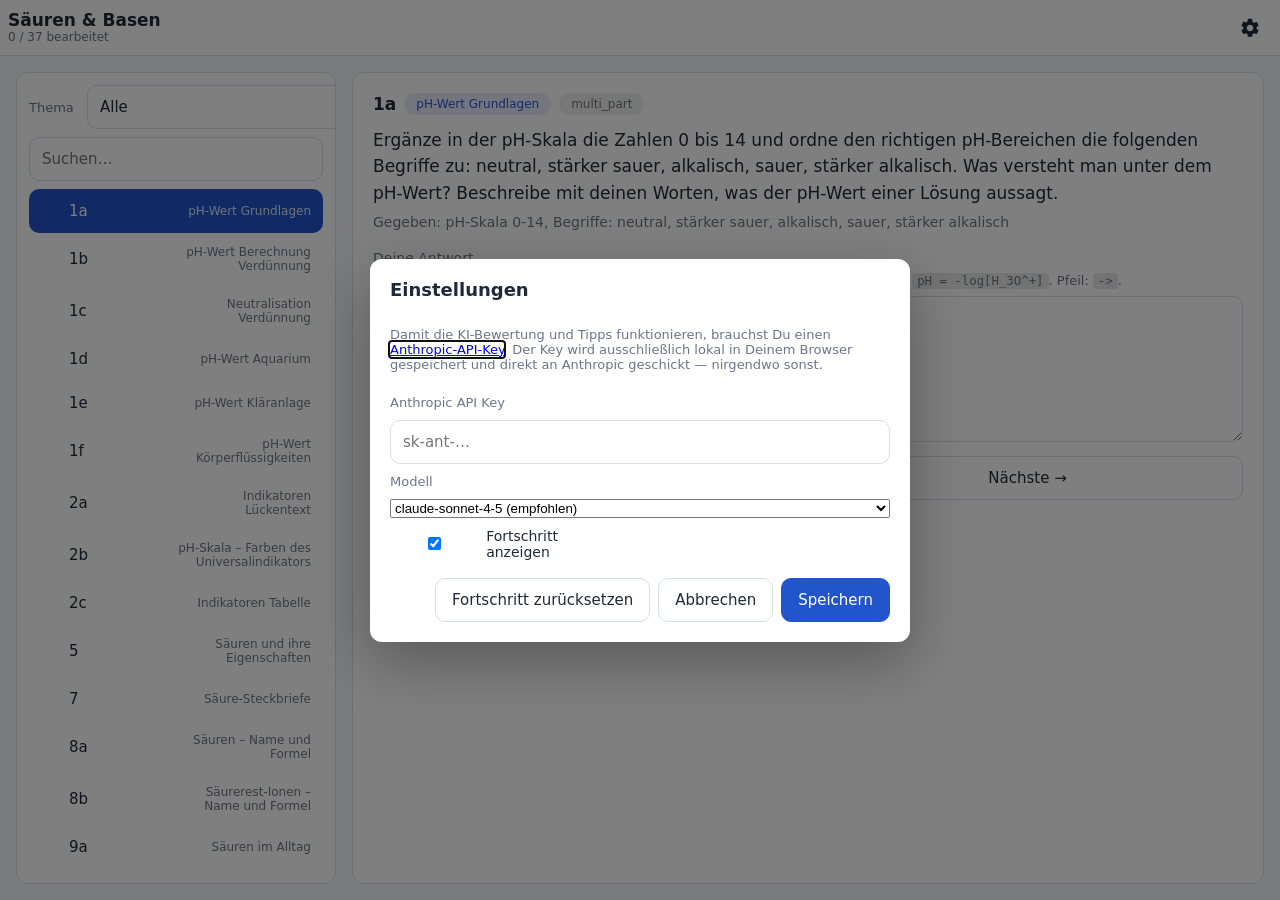
<file: docs/index.html>
<!doctype html>
<html lang="de">
<head>
  <meta charset="utf-8" />
  <meta name="viewport" content="width=device-width, initial-scale=1, viewport-fit=cover" />
  <meta name="theme-color" content="#2255cc" />
  <meta name="apple-mobile-web-app-capable" content="yes" />
  <meta name="apple-mobile-web-app-status-bar-style" content="default" />
  <meta name="apple-mobile-web-app-title" content="Säuren &amp; Basen" />
  <link rel="apple-touch-icon" href="./icon.svg" />
  <link rel="icon" href="./icon.svg" type="image/svg+xml" />
  <link rel="manifest" href="./manifest.webmanifest" />
  <title>Säuren &amp; Basen – Lernen</title>
  <link rel="stylesheet" href="./style.css" />
</head>
<body>
  <header class="app-header">
    <button id="btn-menu" class="icon-btn" aria-label="Aufgabenliste öffnen" aria-expanded="false">
      <svg viewBox="0 0 24 24" width="24" height="24" aria-hidden="true"><path fill="currentColor" d="M3 6h18v2H3zM3 11h18v2H3zM3 16h18v2H3z"/></svg>
    </button>
    <div class="header-titles">
      <h1>Säuren &amp; Basen</h1>
      <div class="progress muted" id="progress-text">–</div>
    </div>
    <button id="btn-prev" class="icon-btn" aria-label="Vorherige Aufgabe">
      <svg viewBox="0 0 24 24" width="24" height="24" aria-hidden="true"><path fill="currentColor" d="M15.41 16.59 10.83 12l4.58-4.59L14 6l-6 6 6 6z"/></svg>
    </button>
    <button id="btn-next-top" class="icon-btn" aria-label="Nächste Aufgabe">
      <svg viewBox="0 0 24 24" width="24" height="24" aria-hidden="true"><path fill="currentColor" d="m8.59 16.59 4.58-4.59-4.58-4.59L10 6l6 6-6 6z"/></svg>
    </button>
    <button id="btn-settings" class="icon-btn" aria-label="Einstellungen">
      <svg viewBox="0 0 24 24" width="22" height="22" aria-hidden="true"><path fill="currentColor" d="M19.14 12.94c.04-.31.06-.62.06-.94 0-.32-.02-.64-.07-.94l2.03-1.58a.49.49 0 0 0 .12-.61l-1.92-3.32a.488.488 0 0 0-.59-.22l-2.39.96c-.5-.38-1.03-.7-1.62-.94l-.36-2.54A.484.484 0 0 0 13.91 2h-3.84c-.24 0-.43.17-.47.41l-.36 2.54c-.59.24-1.13.57-1.62.94l-2.39-.96c-.22-.08-.47 0-.59.22L2.74 8.87c-.12.21-.08.47.12.61l2.03 1.58c-.05.3-.09.63-.09.94 0 .31.02.64.07.94l-2.03 1.58a.49.49 0 0 0-.12.61l1.92 3.32c.12.22.37.29.59.22l2.39-.96c.5.38 1.03.7 1.62.94l.36 2.54c.05.24.24.41.48.41h3.84c.24 0 .44-.17.47-.41l.36-2.54c.59-.24 1.13-.56 1.62-.94l2.39.96c.22.08.47 0 .59-.22l1.92-3.32c.12-.22.07-.47-.12-.61l-2.01-1.58zM12 15.6c-1.98 0-3.6-1.62-3.6-3.6s1.62-3.6 3.6-3.6 3.6 1.62 3.6 3.6-1.62 3.6-3.6 3.6z"/></svg>
    </button>
  </header>

  <div id="backdrop" hidden></div>

  <main class="app-main">
    <aside id="sidebar" aria-label="Aufgabenliste">
      <div class="sidebar-header">
        <h2>Aufgaben</h2>
        <button id="btn-close-sidebar" class="icon-btn small" aria-label="Liste schließen">
          <svg viewBox="0 0 24 24" width="20" height="20" aria-hidden="true"><path fill="currentColor" d="M19 6.41 17.59 5 12 10.59 6.41 5 5 6.41 10.59 12 5 17.59 6.41 19 12 13.41 17.59 19 19 17.59 13.41 12z"/></svg>
        </button>
      </div>
      <div class="filter">
        <label for="topic-filter">Thema</label>
        <select id="topic-filter"><option value="">Alle</option></select>
      </div>
      <div class="filter">
        <input type="search" id="search" placeholder="Suchen…" autocomplete="off" />
      </div>
      <ol id="task-list" role="list"></ol>
    </aside>

    <section id="task-view">
      <div id="task-empty" class="muted center">Lade Aufgaben…</div>
      <article id="task-card" hidden>
        <div class="task-meta">
          <span id="task-number" class="task-number"></span>
          <span class="badge" id="task-topic"></span>
          <span class="badge subtle" id="task-type"></span>
        </div>
        <div id="task-question" class="task-question"></div>
        <div id="task-given" class="task-given"></div>

        <div id="interactive-area" hidden></div>

        <form class="answer-area" onsubmit="return false;">
          <label for="answer">Deine Antwort</label>
          <div class="hint-note muted small">
            Formeln einfach mit <code>_</code> und <code>^</code> schreiben, z.&nbsp;B. <code>H_3O^+</code>, <code>Ca^2+</code>, <code>H_2SO_4</code>, <code>K_a</code>, <code>pH = -log[H_3O^+]</code>. Pfeil: <code>-&gt;</code>.
          </div>
          <textarea id="answer" rows="5" autocomplete="off" autocorrect="on" spellcheck="true"
                    placeholder="Schreibe Deine Lösung. Formeln einfach: H_3O^+, Ca^2+, K_a"></textarea>
          <div class="actions primary-row">
            <button id="btn-evaluate" class="primary" type="submit">Prüfen</button>
            <button id="btn-next" type="button">Nächste →</button>
          </div>
          <div class="actions secondary-row">
            <button id="btn-hint1" type="button">Tipp 1</button>
            <button id="btn-hint2" type="button">Tipp 2</button>
            <button id="btn-hint3" type="button">Tipp 3</button>
            <button id="btn-solution" class="ghost danger" type="button">Musterlösung</button>
          </div>
        </form>

        <div id="feedback" class="feedback" hidden></div>
        <div id="hint-box" class="hint" hidden></div>
        <div id="solution-box" class="solution" hidden></div>
      </article>
    </section>
  </main>

  <!-- Einstellungen / API-Key-Dialog -->
  <dialog id="settings-dialog">
    <form method="dialog" class="settings">
      <h2>Einstellungen</h2>
      <p class="muted small">
        Damit die KI-Bewertung und Tipps funktionieren, brauchst Du einen <a href="https://console.anthropic.com/" target="_blank" rel="noopener">Anthropic-API-Key</a>.
        Der Key wird ausschließlich lokal in Deinem Browser gespeichert und direkt an Anthropic geschickt — nirgendwo sonst.
      </p>
      <label for="api-key">Anthropic API Key</label>
      <input type="password" id="api-key" placeholder="sk-ant-…" autocomplete="off" />

      <label for="model">Modell</label>
      <select id="model">
        <option value="claude-sonnet-4-5">claude-sonnet-4-5 (empfohlen)</option>
        <option value="claude-opus-4-5">claude-opus-4-5 (genauer, teurer)</option>
        <option value="claude-haiku-4-5">claude-haiku-4-5 (schneller, günstiger)</option>
      </select>

      <div class="settings-row">
        <label><input type="checkbox" id="show-progress" /> Fortschritt anzeigen</label>
      </div>

      <div class="dialog-actions">
        <button type="button" id="btn-clear-progress" class="ghost">Fortschritt zurücksetzen</button>
        <button type="button" id="btn-cancel-settings">Abbrechen</button>
        <button type="button" id="btn-save-settings" class="primary">Speichern</button>
      </div>
    </form>
  </dialog>

  <script src="./app.js"></script>
</body>
</html>
</file>
<file: docs/style.css>
:root {
  --bg: #f5f7fb;
  --panel: #ffffff;
  --border: #d8dde6;
  --text: #1e2a3a;
  --muted: #6b7689;
  --accent: #2255cc;
  --accent-fg: #ffffff;
  --good: #1f7a3a;
  --good-bg: #e3f5e8;
  --warn: #8a6b00;
  --warn-bg: #fdf3cf;
  --bad: #a32020;
  --bad-bg: #fbe1e1;
  --hint-bg: #eef4ff;

  --header-h: 56px;
  --safe-top: env(safe-area-inset-top, 0px);
  --safe-bottom: env(safe-area-inset-bottom, 0px);
  --safe-left: env(safe-area-inset-left, 0px);
  --safe-right: env(safe-area-inset-right, 0px);

  --radius: 12px;
  --tap-min: 44px;
}

@media (prefers-color-scheme: dark) {
  :root {
    --bg: #131720;
    --panel: #1c2230;
    --border: #2c3445;
    --text: #e4e8f0;
    --muted: #8a94a8;
    --accent: #6a8dff;
    --accent-fg: #0c1020;
    --good: #6ce29a;
    --good-bg: #1d3a28;
    --warn: #ffd76b;
    --warn-bg: #3b3018;
    --bad: #ff8a8a;
    --bad-bg: #3a1f1f;
    --hint-bg: #1f2840;
  }
}

* { box-sizing: border-box; -webkit-tap-highlight-color: transparent; }
html { -webkit-text-size-adjust: 100%; }
html, body {
  margin: 0;
  padding: 0;
  font-family: system-ui, -apple-system, "Segoe UI", Roboto, "Helvetica Neue", sans-serif;
  font-size: 16px;
  color: var(--text);
  background: var(--bg);
  min-height: 100vh;
  min-height: 100dvh;
  overscroll-behavior-y: contain;
}

/* ------------------- Header ------------------- */
.app-header {
  position: sticky; top: 0; z-index: 30;
  display: flex; align-items: center; gap: 4px;
  height: calc(var(--header-h) + var(--safe-top));
  padding: var(--safe-top) calc(8px + var(--safe-right)) 0 calc(8px + var(--safe-left));
  background: var(--panel);
  border-bottom: 1px solid var(--border);
}
.app-header h1 { font-size: 17px; margin: 0; font-weight: 600; line-height: 1.1; }
.header-titles { flex: 1; min-width: 0; }
.header-titles .progress { font-size: 12px; }
.icon-btn {
  background: transparent; border: none; color: var(--text);
  min-width: var(--tap-min); min-height: var(--tap-min);
  display: inline-flex; align-items: center; justify-content: center;
  border-radius: 10px; cursor: pointer; padding: 0;
  touch-action: manipulation;
}
.icon-btn:active { background: rgba(127,127,127,0.15); }
.icon-btn.small { min-width: 36px; min-height: 36px; }

/* ------------------- Layout ------------------- */
.app-main {
  display: grid;
  grid-template-columns: minmax(260px, 320px) 1fr;
  gap: 16px;
  padding: 16px;
  padding-left: calc(16px + var(--safe-left));
  padding-right: calc(16px + var(--safe-right));
  padding-bottom: calc(16px + var(--safe-bottom));
  max-width: 1400px;
  margin: 0 auto;
}

#sidebar {
  background: var(--panel);
  border: 1px solid var(--border);
  border-radius: var(--radius);
  padding: 12px;
  height: calc(100dvh - var(--header-h) - var(--safe-top) - 32px - var(--safe-bottom));
  overflow: auto;
  position: sticky;
  top: calc(var(--header-h) + var(--safe-top) + 16px);
  -webkit-overflow-scrolling: touch;
}
.sidebar-header { display: none; }
.sidebar-header h2 { margin: 0; font-size: 16px; }

.filter { display: flex; gap: 8px; align-items: center; margin-bottom: 8px; }
.filter label { font-size: 13px; color: var(--muted); min-width: 50px; }
.filter select, .filter input[type="search"], input[type="password"], input[type="text"] {
  flex: 1; padding: 10px 12px;
  border: 1px solid var(--border); border-radius: 10px;
  background: var(--panel); color: var(--text);
  font: inherit; font-size: 15px;
  min-height: var(--tap-min);
  -webkit-appearance: none;
}

#task-list { list-style: none; padding: 0; margin: 8px 0 0; }
#task-list li {
  padding: 12px 12px; border-radius: 10px;
  cursor: pointer; font-size: 15px;
  display: flex; align-items: center; gap: 10px;
  min-height: var(--tap-min);
  user-select: none;
}
#task-list li:active { background: rgba(127,127,127,0.12); }
#task-list li.active { background: var(--accent); color: var(--accent-fg); }
#task-list li.done::before {
  content: "\2713";
  color: var(--good); font-weight: bold;
  width: 18px; display: inline-block; text-align: center;
}
#task-list li:not(.done)::before {
  content: ""; width: 18px; display: inline-block;
}
#task-list li.active.done::before { color: #d8ffd8; }
#task-list li .mini-topic { font-size: 12px; color: var(--muted); margin-left: auto; text-align: right; max-width: 50%; }
#task-list li.active .mini-topic { color: rgba(255,255,255,0.85); }

/* ------------------- Task View ------------------- */
#task-view {
  background: var(--panel);
  border: 1px solid var(--border);
  border-radius: var(--radius);
  padding: 20px;
  min-height: 60vh;
}
.task-meta { display: flex; gap: 8px; align-items: center; margin-bottom: 12px; flex-wrap: wrap; }
.task-number { font-weight: 700; font-size: 17px; }
.badge { background: rgba(34,85,204,0.1); color: var(--accent); border-radius: 999px; padding: 4px 12px; font-size: 12px; font-weight: 500; }
.badge.subtle { background: rgba(127,127,127,0.12); color: var(--muted); }
.task-question { font-size: 17px; line-height: 1.55; white-space: pre-wrap; word-wrap: break-word; }
.task-question ol { padding-left: 24px; white-space: normal; }
.task-given { margin-top: 8px; color: var(--muted); font-size: 14px; white-space: pre-wrap; }

.answer-area { margin-top: 20px; }
.answer-area label { display: block; font-size: 14px; color: var(--muted); margin-bottom: 6px; }
/* Bei interaktiven Aufgaben (Tabelle, Karten, ...) Texteingabe + Tipp-Note + "Prüfen" ausblenden */
.answer-area.with-interactive label[for="answer"],
.answer-area.with-interactive .hint-note,
.answer-area.with-interactive #answer,
.answer-area.with-interactive #btn-evaluate { display: none; }
.answer-area.with-interactive .actions.primary-row { margin-top: 0; }
textarea {
  width: 100%; padding: 12px;
  border: 1px solid var(--border); border-radius: 10px;
  background: var(--panel); color: var(--text);
  font: inherit; font-size: 16px;
  line-height: 1.5; resize: vertical;
  min-height: 120px;
  -webkit-appearance: none;
}
textarea:focus, input:focus, select:focus { outline: 2px solid var(--accent); outline-offset: -2px; border-color: var(--accent); }

.actions { margin-top: 10px; display: flex; gap: 8px; flex-wrap: wrap; }
.actions.primary-row button { flex: 1; min-width: 0; }
.actions.secondary-row { margin-top: 8px; }

button {
  padding: 12px 16px;
  border-radius: 10px;
  border: 1px solid var(--border);
  background: var(--panel);
  color: var(--text);
  cursor: pointer;
  font: inherit; font-size: 15px; font-weight: 500;
  min-height: var(--tap-min);
  -webkit-appearance: none;
  touch-action: manipulation;
  transition: background 0.15s;
}
button:active:not(:disabled) { transform: scale(0.98); }
@media (hover: hover) {
  button:hover:not(:disabled) { background: rgba(127,127,127,0.08); }
  button.primary:hover:not(:disabled) { background: #1a47b0; }
  button.danger:hover:not(:disabled) { background: var(--bad-bg); }
  #task-list li:hover { background: rgba(127,127,127,0.08); }
}
button:disabled { opacity: 0.45; cursor: not-allowed; }
button.primary {
  background: var(--accent); color: var(--accent-fg); border-color: var(--accent);
}
button.danger { color: var(--bad); border-color: var(--bad); }
button.ghost { background: transparent; }

/* ------------------- Feedback / Hint / Solution ------------------- */
.feedback, .hint, .solution { margin-top: 14px; padding: 14px; border-radius: var(--radius); border: 1px solid var(--border); line-height: 1.5; }
.feedback.correct { background: var(--good-bg); border-color: rgba(31,122,58,0.4); }
.feedback.partial { background: var(--warn-bg); border-color: rgba(138,107,0,0.4); }
.feedback.incorrect { background: var(--bad-bg); border-color: rgba(163,32,32,0.4); }
.feedback .score { font-weight: 700; margin-bottom: 6px; font-size: 16px; }
.feedback ul, .solution ul { margin: 6px 0 0 22px; padding: 0; }
.feedback .points-correct li::marker { color: var(--good); content: "\2713  "; }
.feedback .points-missing li::marker { color: var(--bad); content: "\2715  "; }

.hint { background: var(--hint-bg); border-style: dashed; border-color: var(--accent); }
.hint .level { font-size: 12px; color: var(--accent); font-weight: 700; margin-bottom: 4px; letter-spacing: 0.5px; text-transform: uppercase; }

.solution { background: var(--warn-bg); border-color: rgba(138,107,0,0.4); }
.solution h3 { margin: 0 0 8px; font-size: 15px; }
.solution > div { white-space: pre-wrap; }
.solution .final { margin-top: 8px; font-weight: 700; }

.muted { color: var(--muted); }
.small { font-size: 13px; }
.center { text-align: center; padding: 40px 16px; }

/* Hinweis ueber dem Antwortfeld */
.hint-note { margin: 0 0 6px; line-height: 1.4; }
.hint-note code {
  background: rgba(127,127,127,0.18); padding: 1px 5px; border-radius: 4px;
  font-size: 0.95em; white-space: nowrap;
}

/* Lesbare Sub-/Superscripts in der Chemie-Anzeige */
.task-question sub, .task-question sup,
.feedback sub, .feedback sup,
.hint sub, .hint sup,
.solution sub, .solution sup,
.task-given sub, .task-given sup,
.interactive sub, .interactive sup {
  font-size: 0.78em; line-height: 0;
}

/* ---- Interaktive Karten-Aufgaben (drag/tap) ---- */
.interactive {
  margin: 14px 0 8px;
  padding: 12px;
  border: 1px solid var(--border);
  border-radius: var(--radius);
  background: var(--panel);
}
.interactive-intro { margin: 0 0 10px; line-height: 1.4; }

.match-slots {
  list-style: none; padding: 0; margin: 0 0 12px;
  display: flex; flex-direction: column; gap: 8px;
}
.match-row {
  display: grid;
  grid-template-columns: minmax(110px, max-content) 1fr;
  gap: 12px; align-items: center;
}
.match-row.multi {
  grid-template-columns:
    minmax(90px, max-content)
    repeat(var(--match-cols, 2), minmax(180px, 1fr));
  align-items: stretch;
}
.match-label { font-weight: 600; align-self: center; }
.slot {
  min-height: 44px;
  padding: 4px 6px;
  border: 2px dashed var(--border);
  border-radius: 10px;
  background: rgba(127,127,127,0.06);
  display: flex; align-items: center;
  transition: background-color 0.15s, border-color 0.15s;
}
.slot:focus-visible { outline: 3px solid var(--accent); outline-offset: 2px; }
.slot.ok  { border-style: solid; border-color: var(--good); background: var(--good-bg); }
.slot.bad { border-style: solid; border-color: var(--bad);  background: var(--bad-bg); }

.card-pool {
  display: flex; flex-wrap: wrap; gap: 8px;
  padding: 8px;
  border: 1px solid var(--border);
  border-radius: 10px;
  background: rgba(127,127,127,0.04);
  min-height: 48px;
}

.card {
  display: inline-flex; align-items: center; justify-content: center;
  min-height: var(--tap-min); min-width: 44px;
  padding: 6px 14px;
  border: 0;
  border-radius: 999px;
  background: var(--accent); color: var(--accent-fg);
  font: inherit; font-weight: 600; font-size: 15px;
  cursor: grab;
  box-shadow: 0 1px 3px rgba(0,0,0,0.18);
  transition: transform 0.08s, box-shadow 0.15s, outline-color 0.15s, opacity 0.15s;
  white-space: nowrap;
  touch-action: none;          /* erlaubt Pointer-Drag auf Touch-Geraeten */
  -webkit-user-select: none;
  user-select: none;
}
.card:hover { transform: translateY(-1px); }
.card:active { transform: translateY(0); cursor: grabbing; }
.card.selected {
  outline: 3px solid var(--warn);
  outline-offset: 2px;
  box-shadow: 0 2px 8px rgba(0,0,0,0.22);
}
.card.dragging {
  opacity: 0.35;
}
.drag-ghost {
  cursor: grabbing;
  box-shadow: 0 8px 24px rgba(0,0,0,0.32);
  transform-origin: center;
  will-change: transform;
}
.slot.drop-hover,
.bin-drop.drop-hover,
.inline-slot.drop-hover {
  border-style: solid;
  border-color: var(--accent);
  background: rgba(80,120,255,0.12);
}
.card-pool.drop-hover {
  border-color: var(--accent);
  background: rgba(80,120,255,0.08);
}
.slot .card { margin: 0; }

.interactive-actions {
  display: flex; gap: 8px; margin-top: 10px; flex-wrap: wrap;
}
.interactive-result {
  margin-top: 10px; padding: 8px 12px;
  border-radius: 8px; font-weight: 600;
}
.interactive-result.ok      { background: var(--good-bg); color: var(--good); }
.interactive-result.partial { background: var(--warn-bg); color: var(--warn); }

@media (max-width: 520px) {
  .match-row { grid-template-columns: 1fr; gap: 4px; }
  .match-row.multi { grid-template-columns: 1fr; }
  .match-label { font-size: 14px; }
}

/* ---- Mehrere Karten-Pools (z.B. Aufgabe 5) ---- */
.card-pool-section { margin-top: 12px; }
.card-pool-section + .card-pool-section { margin-top: 8px; }
.card-pool-label { margin-bottom: 4px; font-weight: 600; }

/* ---- Lange Karten-Texte (mehrere Zeilen erlaubt) ---- */
.card.long {
  white-space: normal;
  max-width: 320px;
  border-radius: 14px;
  padding: 8px 12px;
  text-align: left;
  line-height: 1.3;
  font-size: 14px;
}
.slot .card.long, .bin-drop .card.long, .inline-slot .card.long {
  max-width: 100%;
}

/* ---- Cloze (L\u00fcckentext mit Inline-Slots) ---- */
.cloze-text {
  line-height: 2.2;
  font-size: 16px;
  margin-bottom: 12px;
}
.cloze-text .inline-slot {
  display: inline-flex;
  align-items: center;
  justify-content: center;
  min-width: 96px;
  min-height: 32px;
  margin: 2px 4px;
  padding: 2px 8px;
  border: 2px dashed var(--border);
  border-radius: 8px;
  background: rgba(127,127,127,0.06);
  vertical-align: middle;
}
.cloze-text .inline-slot.ok  { border-style: solid; border-color: var(--good); background: var(--good-bg); }
.cloze-text .inline-slot.bad { border-style: solid; border-color: var(--bad);  background: var(--bad-bg); }
.cloze-text .inline-slot .card { font-size: 14px; padding: 3px 10px; min-height: 30px; }

/* ---- Cloze-Cards (mehrere Lueckentext-Sektionen mit Ueberschrift) ---- */
.cloze-section {
  margin: 12px 0 16px;
  padding: 10px 12px;
  border: 1px solid var(--border);
  border-radius: 10px;
  background: rgba(127,127,127,0.04);
}
.cloze-section + .cloze-section { margin-top: 12px; }
.cloze-section-title {
  margin: 0 0 6px;
  font-size: 16px;
  font-weight: 700;
  color: var(--accent);
}
.cloze-section .cloze-text { margin-bottom: 0; }

/* ---- Quiz (Single-Choice pro Frage) ---- */
.quiz-question {
  padding: 10px 12px;
  border: 1px solid var(--border);
  border-radius: 10px;
  background: rgba(127,127,127,0.04);
  margin-bottom: 12px;
}
.quiz-stem { font-weight: 600; margin-bottom: 8px; line-height: 1.4; }
.quiz-options { display: flex; flex-direction: column; gap: 6px; }
.quiz-option {
  display: flex;
  align-items: flex-start;
  gap: 10px;
  padding: 10px 12px;
  border: 1px solid var(--border);
  border-radius: 8px;
  cursor: pointer;
  background: var(--panel);
  line-height: 1.4;
}
.quiz-option:hover { background: rgba(127,127,127,0.06); }
.quiz-option input[type="radio"] { margin-top: 3px; flex-shrink: 0; }
.quiz-option-text { flex: 1; }
.quiz-option.ok  { border-color: var(--good); background: var(--good-bg); color: var(--good); }
.quiz-option.bad { border-color: var(--bad);  background: var(--bad-bg);  color: var(--bad); }

/* ---- Categorize (Karten in Kategorie-Boxen) ---- */
.categorize-bins {
  display: grid;
  grid-template-columns: repeat(auto-fit, minmax(220px, 1fr));
  gap: 10px;
  margin-bottom: 12px;
}
.bin {
  border: 1px solid var(--border);
  border-radius: 10px;
  background: rgba(127,127,127,0.04);
  padding: 8px;
  display: flex; flex-direction: column;
}
.bin-label {
  font-weight: 700;
  margin-bottom: 6px;
  padding-bottom: 4px;
  border-bottom: 1px solid var(--border);
}
.bin-drop {
  min-height: 64px;
  border: 2px dashed var(--border);
  border-radius: 8px;
  padding: 6px;
  display: flex;
  flex-wrap: wrap;
  gap: 6px;
  align-content: flex-start;
  background: var(--panel);
}
.bin-drop:focus-visible { outline: 3px solid var(--accent); outline-offset: 2px; }
.card.ok  { outline: 2px solid var(--good); box-shadow: 0 0 0 4px var(--good-bg); }
.card.bad { outline: 2px solid var(--bad);  box-shadow: 0 0 0 4px var(--bad-bg); }

/* ---- Table (Tabellen-Eingabe) ---- */
.table-scroll { overflow-x: auto; -webkit-overflow-scrolling: touch; }
.interactive-table {
  width: 100%;
  border-collapse: separate;
  border-spacing: 0;
  font-size: 15px;
  margin-bottom: 8px;
}
.interactive-table th,
.interactive-table td {
  border: 1px solid var(--border);
  padding: 4px;
  text-align: center;
  vertical-align: middle;
}
.interactive-table thead th { background: rgba(127,127,127,0.08); font-weight: 700; }
.interactive-table tbody th { background: rgba(127,127,127,0.04); font-weight: 700; min-width: 70px; }
.interactive-table td.cell-given {
  font-weight: 500;
  background: rgba(127,127,127,0.05);
  padding: 8px 10px;
}
.cell-input {
  width: 100%;
  min-width: 90px;
  padding: 8px;
  border: 1px solid var(--border);
  border-radius: 6px;
  background: var(--panel);
  color: var(--text);
  font: inherit; font-size: 15px;
  text-align: center;
}
.cell-input:focus { outline: 2px solid var(--accent); outline-offset: 1px; border-color: var(--accent); }
.cell-input.ok  { border-color: var(--good); background: var(--good-bg); color: var(--good); }
.cell-input.bad { border-color: var(--bad);  background: var(--bad-bg);  color: var(--bad); }
.spinner { display: inline-block; width: 14px; height: 14px; border: 2px solid rgba(127,127,127,0.35); border-top-color: var(--accent); border-radius: 50%; animation: spin 0.8s linear infinite; vertical-align: middle; margin-right: 8px; }
@keyframes spin { to { transform: rotate(360deg); } }

#backdrop {
  position: fixed; inset: 0; background: rgba(0,0,0,0.4); z-index: 40;
  animation: fadein 0.15s ease-out;
}
@keyframes fadein { from { opacity: 0; } to { opacity: 1; } }

.katex-display { overflow-x: auto; overflow-y: hidden; padding: 4px 0; }

/* ------------------- Settings Dialog ------------------- */
dialog {
  border: none; border-radius: var(--radius);
  background: var(--panel); color: var(--text);
  padding: 0; max-width: 540px; width: calc(100vw - 24px);
  box-shadow: 0 20px 60px rgba(0,0,0,0.3);
}
dialog::backdrop { background: rgba(0,0,0,0.5); }
.settings { padding: 20px; display: flex; flex-direction: column; gap: 10px; }
.settings h2 { margin: 0 0 4px; font-size: 18px; }
.settings label { font-size: 13px; color: var(--muted); }
.settings input, .settings select { width: 100%; }
.settings-row { display: flex; align-items: center; gap: 8px; }
.settings-row label { display: flex; align-items: center; gap: 8px; color: var(--text); font-size: 14px; }
.dialog-actions { display: flex; gap: 8px; justify-content: flex-end; margin-top: 8px; flex-wrap: wrap; }
.dialog-actions button { flex: 0 1 auto; }

/* ------------------- iPad ------------------- */
@media (max-width: 1024px) {
  .app-main { gap: 12px; padding: 12px; }
  #task-view { padding: 18px; }
}

/* ------------------- Mobile ------------------- */
@media (max-width: 760px) {
  .app-main {
    grid-template-columns: 1fr;
    padding: 12px;
    padding-left: calc(12px + var(--safe-left));
    padding-right: calc(12px + var(--safe-right));
    padding-bottom: calc(12px + var(--safe-bottom));
  }
  #sidebar {
    position: fixed; top: 0; left: 0;
    width: min(86vw, 360px); height: 100dvh;
    margin: 0; border-radius: 0; border-right: 1px solid var(--border);
    padding-top: calc(12px + var(--safe-top));
    padding-bottom: calc(12px + var(--safe-bottom));
    padding-left: calc(12px + var(--safe-left));
    transform: translateX(-100%);
    transition: transform 0.22s ease-out;
    z-index: 50;
    box-shadow: 0 10px 30px rgba(0,0,0,0.25);
  }
  body.sidebar-open #sidebar { transform: translateX(0); }
  .sidebar-header { display: flex; justify-content: space-between; align-items: center; margin-bottom: 10px; }
  #task-view { padding: 16px; border-radius: var(--radius); min-height: calc(100dvh - var(--header-h) - 80px); }
  .task-question { font-size: 16px; }
  .actions.primary-row button { flex: 1; }
  .actions.secondary-row button { flex: 1 1 calc(50% - 4px); min-width: 0; }
  dialog { max-width: 100%; }
}

/* Hide menu/nav on desktop */
@media (min-width: 761px) {
  #btn-menu { display: none; }
  #btn-prev, #btn-next-top { display: none; }
}

/* Sehr kleine Phones */
@media (max-width: 380px) {
  .header-titles h1 { font-size: 15px; }
  #task-view { padding: 14px; }
  .task-question { font-size: 15px; }
}
</file>
